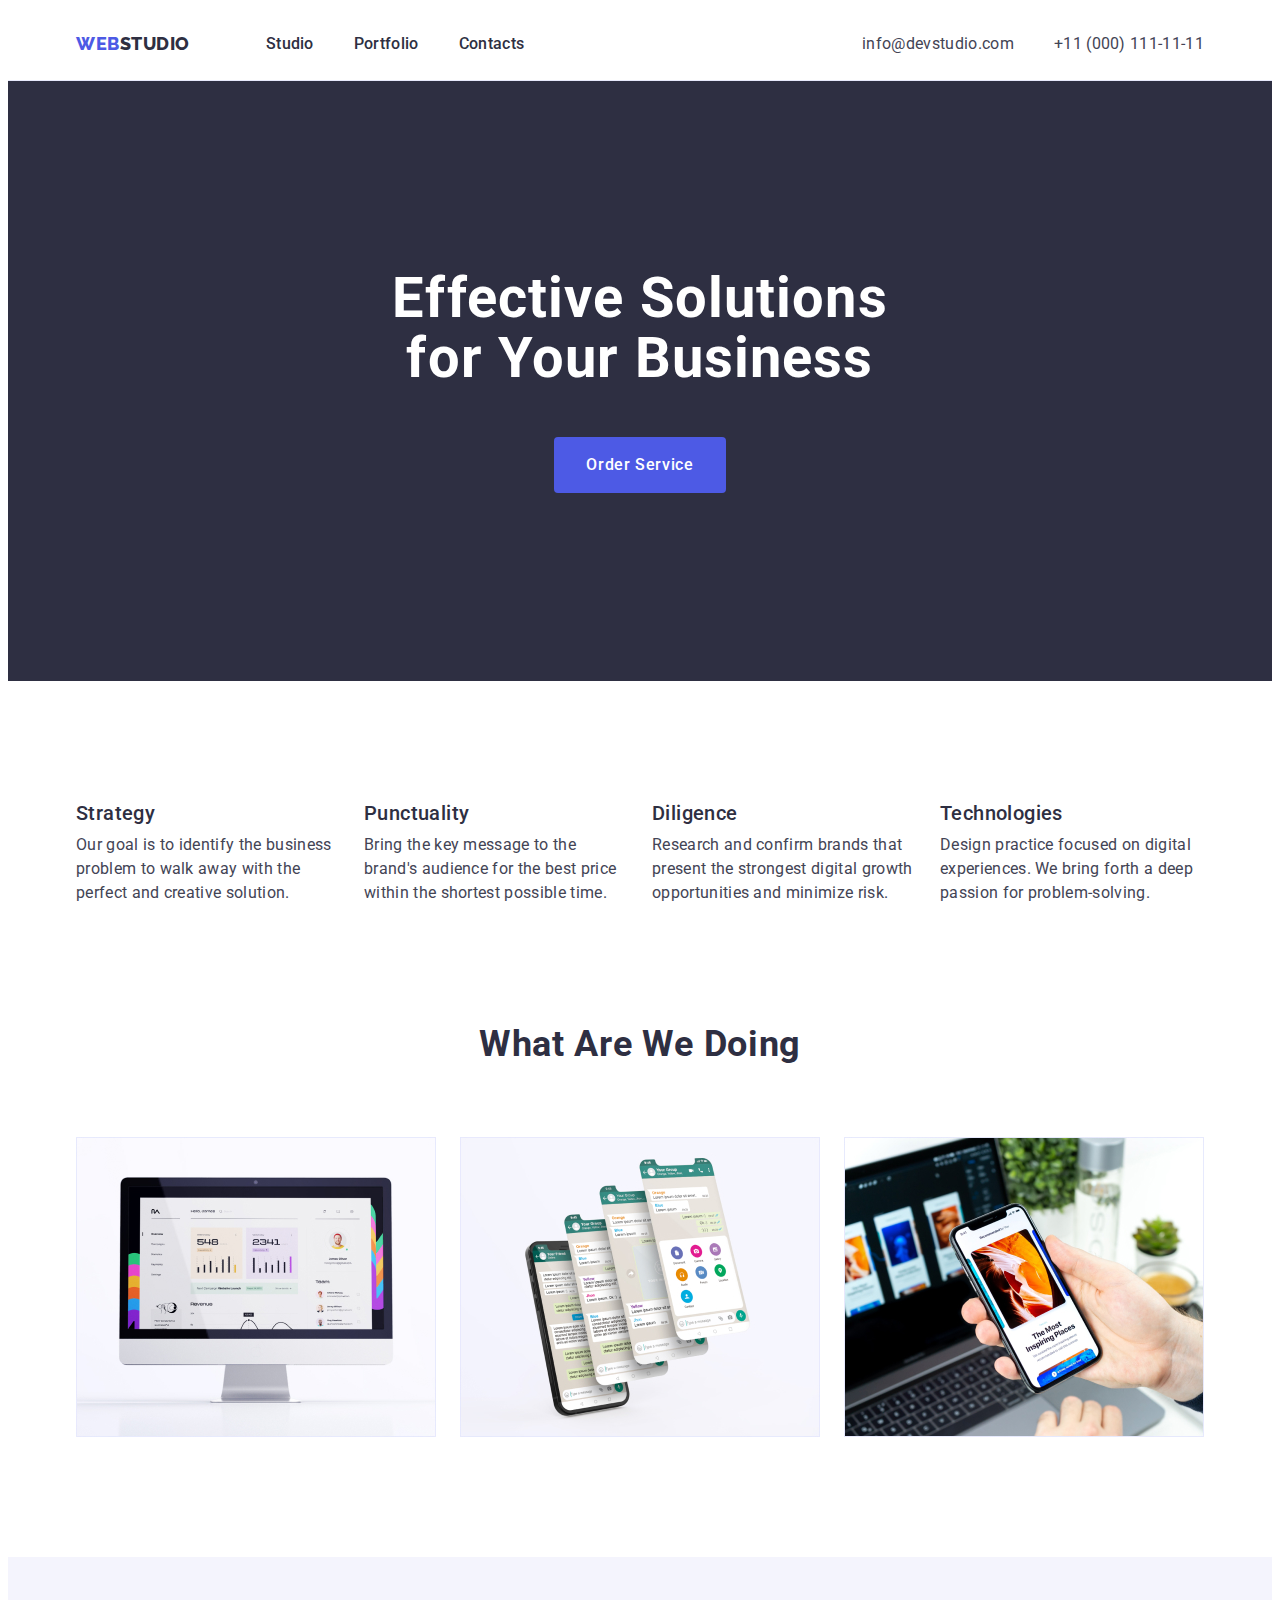
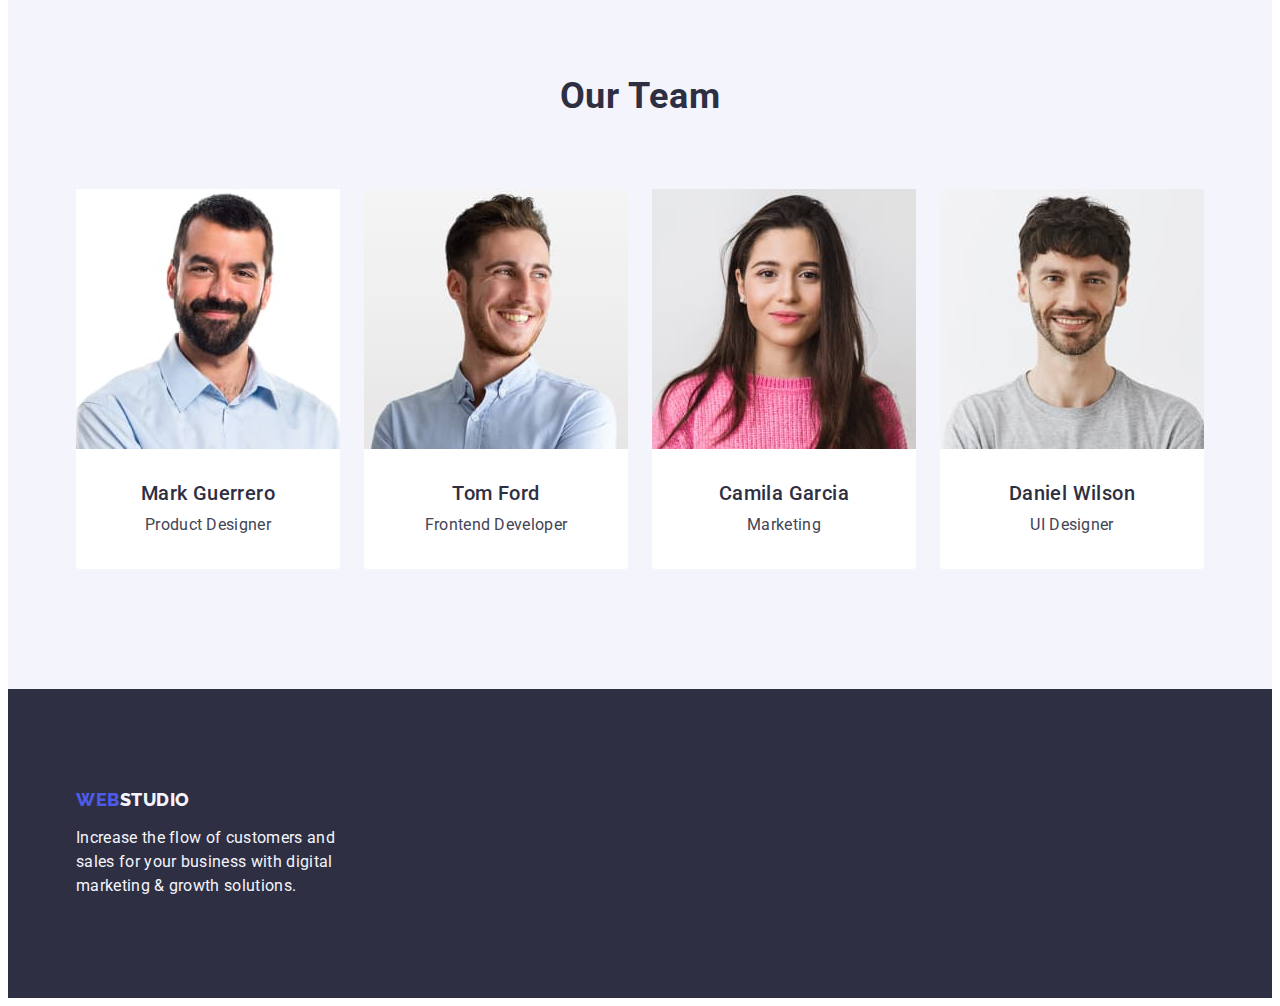
<file: index.html>
<!DOCTYPE html>
<html lang="en">
<head>
    <meta charset="UTF-8">
    <meta http-equiv="X-UA-Compatible" content="IE=edge">
    <meta name="viewport" content="width=device-width, initial-scale=1.0">
    <link rel="preconnect" href="https://fonts.googleapis.com">
    <link rel="preconnect" href="https://fonts.gstatic.com" crossorigin>
    <link href="https://fonts.googleapis.com/css2?family=Raleway:wght@400;500;700;900&family=Roboto:wght@400;500;700;900&display=swap" rel="stylesheet">
    <title>WebStudio</title>
    <link rel="stylesheet" href="https://cdnjs.cloudflare.com/ajax/libs/modern-normalize/2.0.0/modern-normalize.min.css" integrity="sha512-4xo8blKMVCiXpTaLzQSLSw3KFOVPWhm/TRtuPVc4WG6kUgjH6J03IBuG7JZPkcWMxJ5huwaBpOpnwYElP/m6wg==" crossorigin="anonymous" referrerpolicy="no-referrer" />
    <link rel="stylesheet" href="./css/styles.css">
</head>

<body>
        <header class="header">
            <div class="container header-container">
                <nav class="header-navigation">
                    <a class="logo link" href="#">Web<span class="header-logo">Studio</span></a>
                    <ul class="header-list list">
                        <li class="header-item"><a class="header-link link" href="./index.html"> Studio</a></li>
                        <li class="header-item"><a class="header-link link" href="./portfolio.html">Portfolio</a></li>
                        <li class="header-item"><a class="header-link link" href="">Contacts</a></li>
                    </ul>
                    </nav>
                    <address class="adress">
                        <ul class="adress-list list" >
                            <li class="adress-item">
                                <a class="adress-link link" href="mailto:info@devstudio.com">info@devstudio.com</a>
                            </li>
                            <li class="adress-item">
                                <a class="adress-link link" href="tel:+110001111111">+11 (000) 111-11-11</a>
                            </li>
                        </ul>
                    </address>
                </div>
            </header>
            
            <main>
                <!-- Hero -->
                <section class="section-hero">
                    <div class="hero container">
                        <h1 class="hero-title">
                            Effective Solutions for Your Business
                        </h1>

                        <button class="hero-btn" type="button">Order Service</button>
                    </div>
                </section>

                <!-- Section1 -->
                <section class="techno">
                    <div class="technolodgi container">
                    <h2 class="visually-hidden">Advantages</h2>
                        <ul class="techno-list list">
                            <li class="techno-item">
                                <h3 class="techno-title">Strategy</h3>
                                <p class="techno-text">Our goal is to identify the business
                                    problem to walk away with the perfect and creative solution. </p>
                                </li>
                                <li class="techno-item">
                                    <h3 class="techno-title">Punctuality</h3>
                                    <p class="techno-text">Bring the key message to the brand's audience for the best price within the shortest possible time.</p>
                                </li>
                                <li class="techno-item">
                                    <h3 class="techno-title">Diligence</h3>
                                    <p class="techno-text">Research and confirm brands that present the strongest digital growth opportunities and minimize risk.</p>
                                </li>
                                <li class="techno-item">
                                    <h3 class="techno-title">Technologies</h3>
                                    <p class="techno-text">Design practice focused on digital experiences. We bring forth a deep passion for problem-solving.</p>
                                </li>
                            </ul>
                        </div>
                    </section>
                    <!-- Section2 -->
                    <section class="doing">
                        <div class="doing-container container">
                        <h2 class="doing-title">What are we doing</h2>
                            <ul class="doing-list list">
                                <li class="doing-item">
                                    <img class="doing-image" src="./images/img1.jpg" alt="photo1" width="360" height="300">
                                </li>
                                <li class="doing-item">
                                    <img class="doing-image" src="./images/img2.jpg" alt="photo2" width="360" height="300">
                                </li>
                                <li class="doing-item">
                                    <img class="doing-image" src="./images/img3.jpg" alt="photo3"
                                    width="360" height="300">
                                </li>
                            </ul>
                        </div>
                    </section>
                    <!-- Section3 -->

                    <section class="team">
                        <div class="container">
                        <h2 class="team-title">Our Team</h2>
                            <ul class="team-list list">
                                <li class="team-item">
                                    <img class="team-image" src="./images/photo1.jpg" alt="photomen" width="264" height="260">
                                    <div class="team-inner">
                                        <h3 class="team-title-less">Mark Guerrero</h3>
                                        <p class="team-text">Product Designer</p>
                                    </div>
                                </li>
                                <li class="team-item">
                                    <img class="team-image" src="./images/photo2.jpg" alt="photoboy" width="264" height="260">
                                    <div class="team-inner">
                                        <h3 class="team-title-less">Tom Ford</h3>
                                        <p class="team-text">Frontend Developer</p>
                                    </div>
                                </li>
                                <li class="team-item">
                                    <img class="team-image" src="./images/photo3.jpg" alt="photodgirl" width="264" height="260">
                                    <div class="team-inner">
                                        <h3 class="team-title-less">Camila Garcia</h3>
                                        <p class="team-text">Marketing</p>
                                    </div>
                                </li>
                                <li class="team-item">
                                    <img class="team-image" src="./images/photo4.jpg" alt="photoboy" width="264" height="260">
                                    <div class="team-inner">
                                        <h3 class="team-title-less">Daniel Wilson</h3>
                                        <p class="team-text">UI Designer</p>
                                    </div>
                                </li>
                            </ul>
                        </div>
                    </section>
                </main>
                
                <footer class="footer">
                    <div class="container">
                        <a class="logo logo-link link" href="#">Web<span class="footer-logo">Studio</span></a>
                        <p class="footer-text">Increase the flow of customers and sales for your business with digital marketing & growth solutions.</p>
                    </div>
                </footer>
           
            </body>
            </html>
</file>
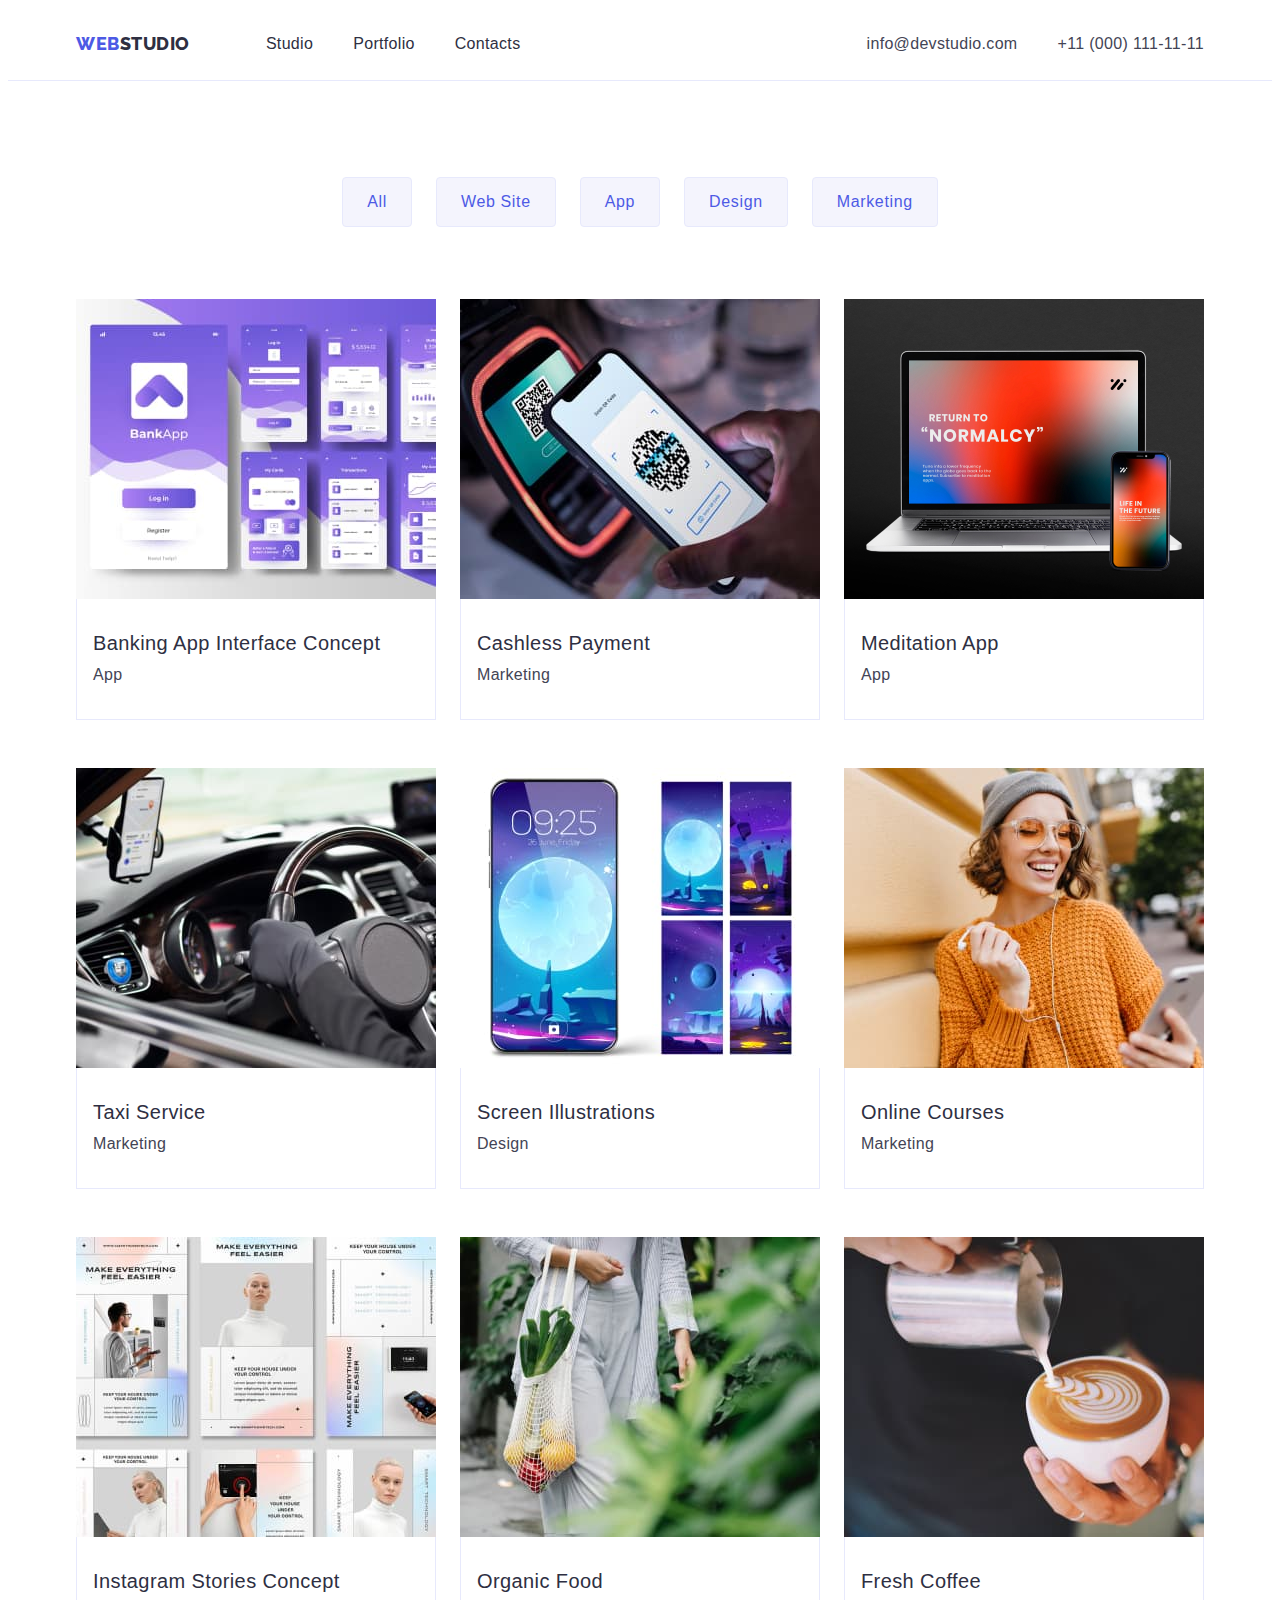
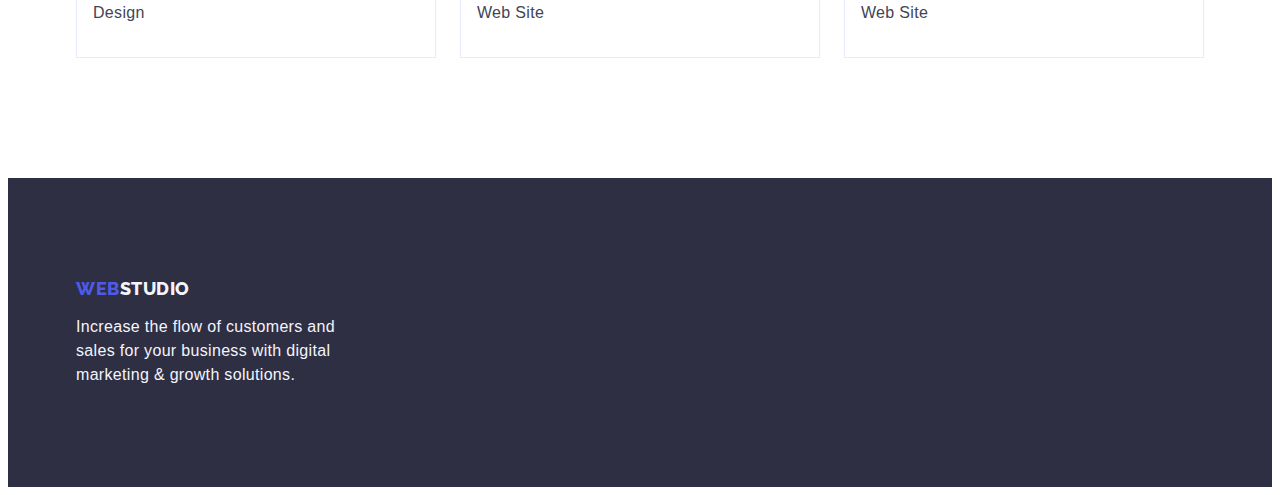
<file: portfolio.html>
<!DOCTYPE html>
<html lang="en">
<head>
    <meta charset="UTF-8">
    <meta http-equiv="X-UA-Compatible" content="IE=edge">
    <meta name="viewport" content="width=device-width, initial-scale=1.0">
    <link rel="preconnect" href="https://fonts.googleapis.com">
<link rel="preconnect" href="https://fonts.gstatic.com" crossorigin>
<link href="https://fonts.googleapis.com/css2?family=Raleway:wght@800family=Roboto:wght@400;500;700;900display=swap" rel="stylesheet">
    <title>WebStudio</title>
    <link rel="stylesheet" href="https://cdnjs.cloudflare.com/ajax/libs/modern-normalize/2.0.0/modern-normalize.min.css" integrity="sha512-4xo8blKMVCiXpTaLzQSLSw3KFOVPWhm/TRtuPVc4WG6kUgjH6J03IBuG7JZPkcWMxJ5huwaBpOpnwYElP/m6wg==" crossorigin="anonymous" referrerpolicy="no-referrer" />
    <link rel="stylesheet" href="./css/styles.css">
</head>

<body>
    <header class="header">
        <div class="container header-container">
            <nav class="header-navigation">
                <a class="logo link" href="#">Web<span class="header-logo">Studio</span></a>
                <ul class="header-list list">
                    <li class="header-item"><a class="header-link link" href="./index.html"> Studio</a></li>
                    <li class="header-item"><a class="header-link link" href="./portfolio.html">Portfolio</a></li>
                    <li class="header-item"><a class="header-link link" href="">Contacts</a></li>
                </ul>
                </nav>
                <address class="adress">
                    <ul class="adress-list list" >
                        <li class="adress-item">
                            <a class="adress-link link" href="mailto:info@devstudio.com">info@devstudio.com</a>
                        </li>
                        <li class="adress-item">
                            <a class="adress-link link" href="tel:+110001111111">+11 (000) 111-11-11</a>
                        </li>
                    </ul>
                </address>
            </div>
        </header>
    
    <main>
        <section class="section-top">
            <div class="wrap container">
                    <h1 class="visually-hidden">Advantages</h1>
                    <ul class="filters-list list">
                        <li class="filters-item">
                            <button class="filters-btn" type="button">All</button>
                        </li>
                        <li class="filters-item">
                            <button class="filters-btn" type="button">Web Site</button>
                        </li>
                        <li class="filters-item">
                        <button class="filters-btn" type="button">App</button>
                    </li>
                    <li class="filters-item">
                        <button class="filters-btn" type="button">Design</button>
                    </li>
                    <li class="filters-item">
                        <button class="filters-btn" type="button">Marketing</button>
                    </li>
                </ul>
            
                <ul class="list card-set">
                    <li class="banking-item card">
                        <a  class="banking-link link" href="">
                            <img class="banking-photo" src="./images/img-1.jpg" alt="photo-1" width="360" height="300">
                            <div class="banking-add">
                                <h2 class="banking-text">Banking App Interface Concept</h2>
                                <p class="banking-desc">App</p>
                            </div>
                        </a>
                    </li>
                    <li class="banking-item card">
                        <a  class="banking-link link" href="">
                            <img class="banking-photo" src="./images/img-2.jpg" alt="photo-2" width="360" height="300">
                            <div class="banking-add">
                                <h2 class="banking-text">Cashless Payment</h2>
                                <p class="banking-desc">Marketing</p>
                            </div>
                        </a>
                    </li>
                    <li class="banking-item card">
                        <a  class="banking-link link" href="">
                            <img class="banking-photo" src="./images/img-3.jpg" alt="photo-3" width="360" height="300">
                            <div class="banking-add">
                                <h2 class="banking-text">Meditation App</h2>
                                <p class="banking-desc">App</p>
                            </div>
                        </a>
                    </li>
                    <li class="banking-item card">
                        <a class="banking-link link" href="">
                            <img class="banking-photo" src="./images/img-4.jpg" alt="photo-4" width="360" height="300">
                            <div class="banking-add">
                                <h2 class="banking-text">Taxi Service</h2>
                                <p class="banking-desc">Marketing</p>
                            </div>
                        </a>
                </li>
                <li class="banking-item card">
                    <a class="banking-link link" href="">
                        <img class="banking-photo" src="./images/img-5.jpg" alt="photo-5" width="360" height="300">
                        <div class="banking-add">
                            <h2 class="banking-text">Screen Illustrations</h2>
                            <p class="banking-desc">Design</p>
                        </div>
                    </a>
                </li>
                <li class="banking-item card">
                    <a class="banking-link link" href="">
                        <img class="banking-photo" src="./images/img-6.jpg" alt="photo-6" width="360" height="300">
                        <div class="banking-add">
                            <h2 class="banking-text">Online Courses</h2>
                            <p class="banking-desc">Marketing</p>
                        </div>
                </a>
            </li>
            <li class="banking-item card">
                <a class="banking-link link" href="">
                    <img class="banking-photo" src="./images/img-7.jpg" alt="photo-7" width="360" height="300">
                    <div class="banking-add">
                        <h2 class="banking-text">Instagram Stories Concept</h2>
                        <p class="banking-desc" >Design</p>
                    </div>
                </a>
            </li>
            <li class="banking-item card">
                <a class="banking-link link" href="">
                    <img class="banking-photo" src="./images/img-8.jpg" alt="photo-8" width="360" height="300">
                    <div class="banking-add">
                        <h2 class="banking-text">Organic Food</h2>
                        <p class="banking-desc">Web Site</p>
                    </div>
                </a>
            </li>
            <li class="banking-item card">
                <a class="banking-link link" href="">
                    <img class="banking-photo" src="./images/img-9.jpg" alt="photo-9" width="360" height="300">
                    <div class="banking-add">
                        <h2 class="banking-text">Fresh Coffee</h2>
                        <p class="banking-desc">Web Site</p>
                    </div>
                </a>
            </li>
        </ul>
    </div>
        </section>
    </main>
    
    <footer class="footer">
        <div class="container">
            <a class="logo logo-link link" href="#">Web<span class="footer-logo">Studio</span></a>
            <p class="footer-text">Increase the flow of customers and sales for your business with digital marketing & growth solutions.</p>
        </div>
    </footer>
    
</body>
</html>
</file>
<file: css/styles.css>
:root{
    --title-color: #2E2F42;
    --subtitle-color: #434455;
    --primary-color: #4D5AE5;
    --btn-color: #F4f4fd;
    --second-color: #404BBF;
    --main-color: #FFFFFF;
}

*,
*::before,
*::after{
    box-sizing: border-box;
}

body{
    font-family: 'Roboto', sans-serif;
    color: var(--subtitle-color);
    background: var(--main-color);
}
p,h1,h2,h3,h4,h5,h6{
    margin-top: 0;
    margin-bottom: 0;
}
img{
    display: block;
    max-width: 100%;
    height: auto;
}

.link{
    text-decoration: none;
}
.list{
    list-style-type: none;
    margin-top: 0;
    margin-bottom: 0;
    padding-left: 0;
}
.visually-hidden {
    position: absolute;
    width: 1px;
    height: 1px;
    margin: -1px;
    border: 0;
    padding: 0;
    white-space: nowrap;
    clip-path: inset(100%);
    clip: rect(0 0 0 0);
    overflow: hidden;
  }


/* -----------------HEADER-------------------------------- */

.header{ 
    border-bottom: 1px solid #E7e9fc;
}
.container{
    width: 100%;
    max-width: 1158px;
    padding: 0 15px;
    margin: 0 auto;
    /* outline: 1px solid red; */
}
.header-container{
    display: flex;
    justify-content: space-between;

    
}
.header-navigation{
    list-style: none;
    display: flex;
    align-items: center;

}
.header-list{
    display: flex;
    gap: 40px;
    
}


.header-logo{
    font-family: 'Raleway', sans-serif;
    font-weight: 800;
    font-size: 18px;
    line-height: 1.17;
    color: var(--title-color);
    text-transform: uppercase;
    letter-spacing: 0.03em;
}

.logo{
    font-family: 'Raleway', sans-serif;
    font-weight: 800;
    font-size: 18px;
    line-height: 1.17;
    letter-spacing: 0.03em;
    text-transform: uppercase;
    color: var(--primary-color);
    margin-right: 76px;
    
   
}


.header-link{
    font-weight: 500;
    font-size: 16px;
    line-height: 1.5;
    letter-spacing: 0.02em;
    color: var(--title-color);
    text-decoration: none;
    padding-top: 24px;
    padding-bottom: 24px;
    display: block;
}
.header-link:hover,
.header-link:focus{
    color: var(--second-color); 
}

.adress{
    display: flex;
    font-style: normal;
    align-items: center;

}
.adress-list{
    display: flex;
    gap: 40px;

    
}
.adress-link{
    font-size: 16px;
    line-height: 1.5;
    letter-spacing: 0.02em;
    color: var(--subtitle-color);
    
    
}
.adress-link:hover,
.adress-link:focus{
    color: var(--second-color);
}

/* -------------------HERO---------------------------------------- */

.section-hero{
  padding: 188px 0;
  background: var(--title-color);
 
}

.hero-title{
    font-weight: 700;
    font-size: 56px;
    line-height: 1.07;
    text-align: center;
    letter-spacing: 0.02em;
    color: var(--main-color);
    max-width: 496px;
    margin-left: auto;
    margin-right: auto;
    margin-bottom: 48px;
   
}

.hero-btn{
    font-family: 'Roboto' ,sans-serif;
    font-weight: 500;
    font-size: 16px;
    letter-spacing: 0.04em;
    line-height: 1.5;
    color: var(--main-color);
    background-color: var(--primary-color);
    cursor: pointer;
    display: block;
    margin: 0 auto;
    padding: 16px 32px;
    min-width: 169px;
    height: 56px;
    border: none;
    border-radius: 4px;
}
.hero-btn:hover,
.hero-btn:focus{
    background-color: var(--second-color);
    color: var(--main-color);
}
/* --------------------TECHNO-------------------------------- */
.techno{
    padding-top: 120px;
    padding-bottom: 120px;
}

.techno-list{
    display: flex;
    gap: 24px;
}
.techno-item{
    flex-basis: calc((100% - 72px) / 4);
}
.techno-title{
    font-weight: 500;
    font-size: 20px;
    line-height: 1.2;
    letter-spacing: 0.02em;
    color: var(--title-color);
    margin-bottom: 8px;
}
.techno-text{
    font-size: 16px;
    line-height: 1.5;
    letter-spacing: 0.02em;
    color: var(--subtitle-color);
}
/* ----------------------------DOING------------------------- */
.doing{
    padding-bottom: 120px;
}

.doing-list{
    display: flex;
    flex-wrap: wrap;
    gap: 24px;
}
.doing-item{
    width: calc((100% - 48px) / 3);
}


/* -------------------TEAM-------------------------- */
.team{
    background-color: var(--btn-color);
    padding: 120px 0;

}
.team-list{
    display: flex;
    flex-wrap: wrap;
    gap: 24px;
}

.team-item{
    background-color: var(--main-color);
    width: calc((100% - 72px) / 4);
    border-radius: 0px 0px 4px 4px;

}
.team-inner{
    padding: 32px 16px;
}

.doing-title,
.team-title{
    font-weight: 700;
    font-size: 36px;
    line-height: 1.11;
    letter-spacing: 0.02em;
    color: var(--title-color);
    text-align: center;
    text-transform: capitalize;
    margin-bottom: 72px;
}

    

.team-title-less{
    font-weight: 500;
    font-size: 20px;
    line-height: 1.2;
    letter-spacing: 0.02em;
    color: var(--title-color);
    background-color: var(--main-color);
    margin-bottom: 8px;
    text-align: center;
}
.team-text{
    font-size: 16px;
    line-height: 1.5;
    letter-spacing: 0.02em;
    color: var(--subtitle-color);
    text-align: center;
}

/* ---------------FOOTER------------ */
.footer{
    background-color: var(--title-color);
    padding: 100px 0;
}
.footer-logo{
    font-family: 'Raleway', sans-serif;
    font-weight: 800;
    font-size: 18px;
    line-height: 1.17;
    letter-spacing: 0.03em;
    text-transform: uppercase;
    color: var(--btn-color);
    margin-bottom: 16px;

}
.logo-link{
    display: inline-block;
    margin-bottom: 16px;
}
.footer-text{
    font-size: 16px;
    line-height: 1.5;
    letter-spacing: 0.02em;
    color: var(--btn-color);
    max-width: 264px;
   
}

    
/* -----------PORTFOLIO--------------     */
.section-top{
    padding-top: 96px;
    padding-bottom: 120px;
}

.filters-list{
    display: flex;
    justify-content: center;
    gap: 24px;
    margin-bottom: 72px;
  
}

.filters-btn{
    font-family: "Roboto", sans-serif;
    font-weight: 500;
    font-size: 16px;
    line-height: 1.5;
    letter-spacing: 0.04em;
    color: var(--primary-color);
    background-color: var(--btn-color);
    cursor: pointer;
    padding: 12px 24px;
    border: 1px solid #E7E9FC;
    border-radius: 4px;

   
    

}
.filters-btn:hover,
.filters-btn:focus{
    background-color: var(--second-color);
    color: var(--main-color);
    border: 1px solid transparent;
}
 



.card-set{
    display: flex;
    flex-wrap: wrap;
    row-gap: 48px;
    column-gap: 24px;

    
}
.card{
    width: calc((100% - 48px) / 3);

}
.banking-add{
    padding: 32px 16px;
    border: 1px solid #E7E9FC;
    border-top: none;
}

.banking-text{
    font-weight: 500;
    font-size: 20px;
    line-height: 1.2;
    letter-spacing: 0.02em;
    color: var(--title-color);
    margin-bottom: 8px;
}


.banking-desc{
    font-size: 16px;
    line-height: 1.5;
    letter-spacing: 0.02em;
    color: var(--subtitle-color);
}
</file>
